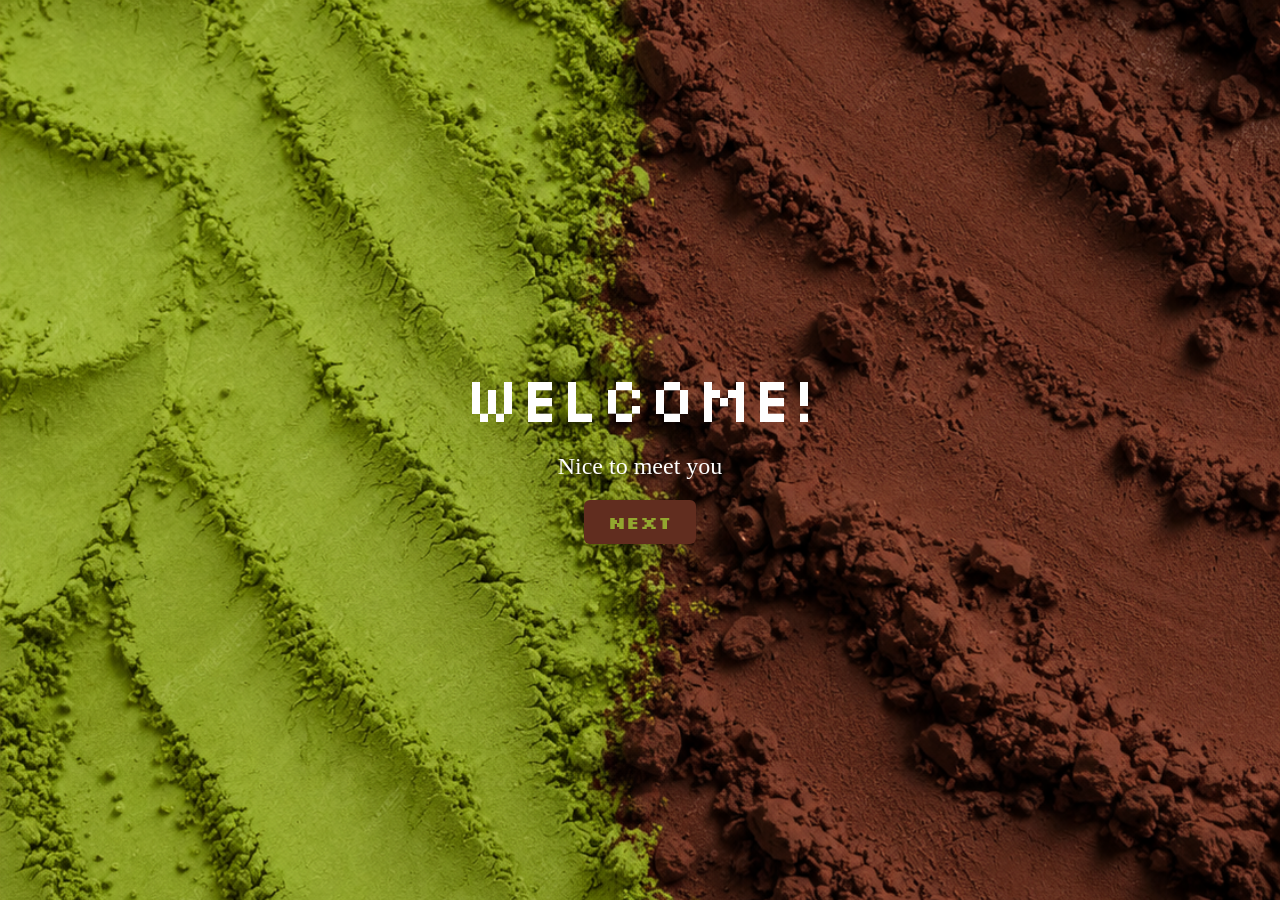
<file: index.html>
<!DOCTYPE html>
<html lang="en">
<head>
    <meta charset="UTF-8">
    <meta name="viewport" content="width=device-width, initial-scale=1.0">
    <link rel="preconnect" href="https://fonts.googleapis.com">
    <link rel="preconnect" href="https://fonts.gstatic.com" crossorigin>
    <link href="https://fonts.googleapis.com/css2?family=Galindo&family=Montserrat:ital,wght@0,100..900;1,100..900&family=Silkscreen:wght@400;700&display=swap" rel="stylesheet">
    <link rel="stylesheet" href="apaaja.css">
    <title>menu</title>
</head>
<body>
    <main>
        <header>
            <h1 class="silkscreen-regular">Welcome!</h1>
            <p>Nice to meet you</p>
        </header>
    
        <section >
            <a href="apaja2.html" class="btn silkscreen-bold">NEXT</a>
        </section>
    </main>
    
</body>
</html>
</file>
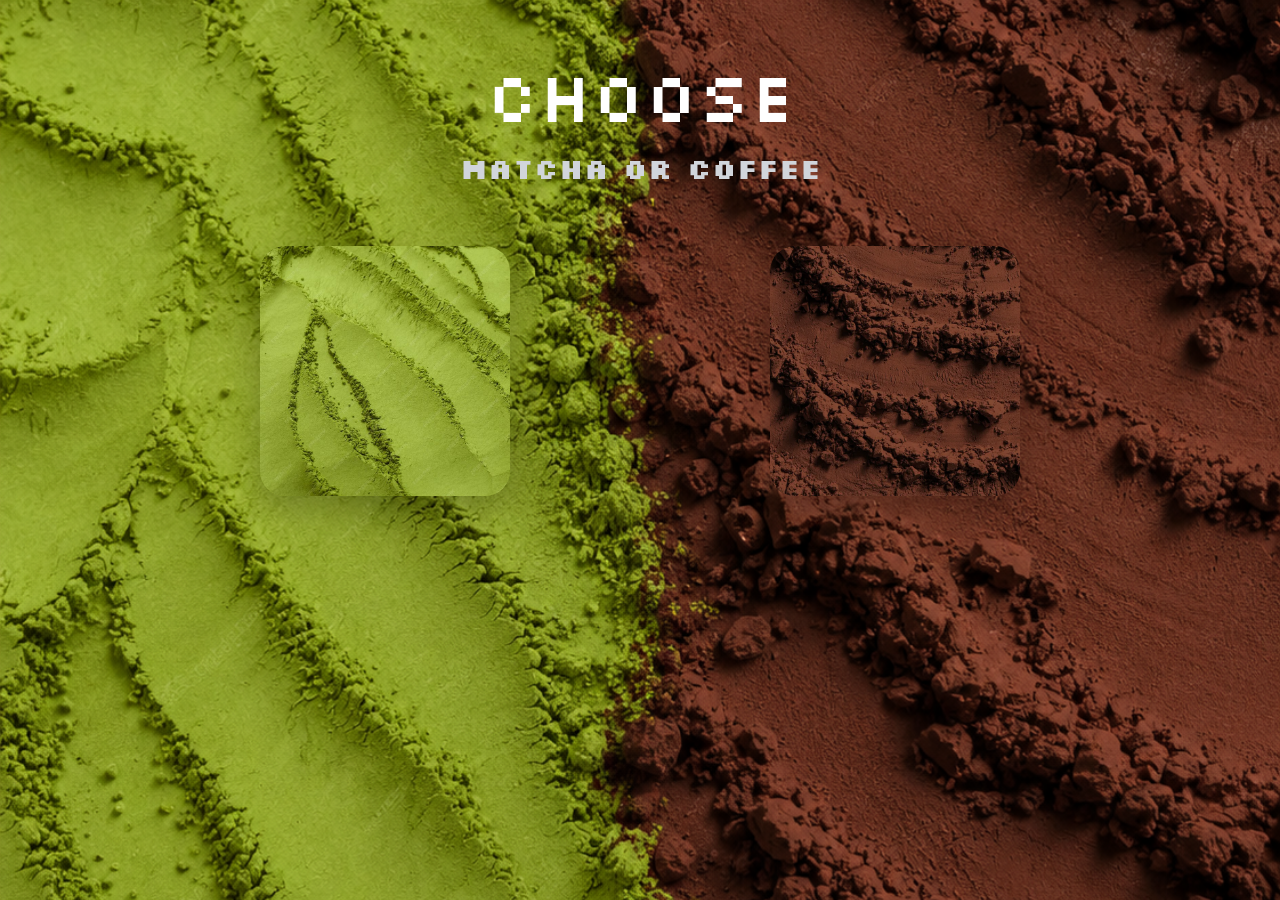
<file: apaja2.html>
<!DOCTYPE html>
<html lang="en">
<head>
    <meta charset="UTF-8">
    <meta name="viewport" content="width=device-width, initial-scale=1.0">
    <link rel="preconnect" href="https://fonts.googleapis.com">
    <link rel="stylesheet" href="apaaja2.css">
    <title>page2</title>
    
</head>
<body>
    <main>
        <section class="title">
            <h1 class="silkscreen-regular"> Choose</h1>
            <p class="silkscreen-bold">Matcha or Coffee</p>
        </section>
        <section class="choice">
            <a href="apaja3.html">
                <img src="powderm.jpg" alt="Coffee">
            </a>
            <a href="apaja4.html">
                <img src="powderc.webp" alt="Matcha">
            </a>
        </section>
    </main>
    
</body>
</html>
</file>
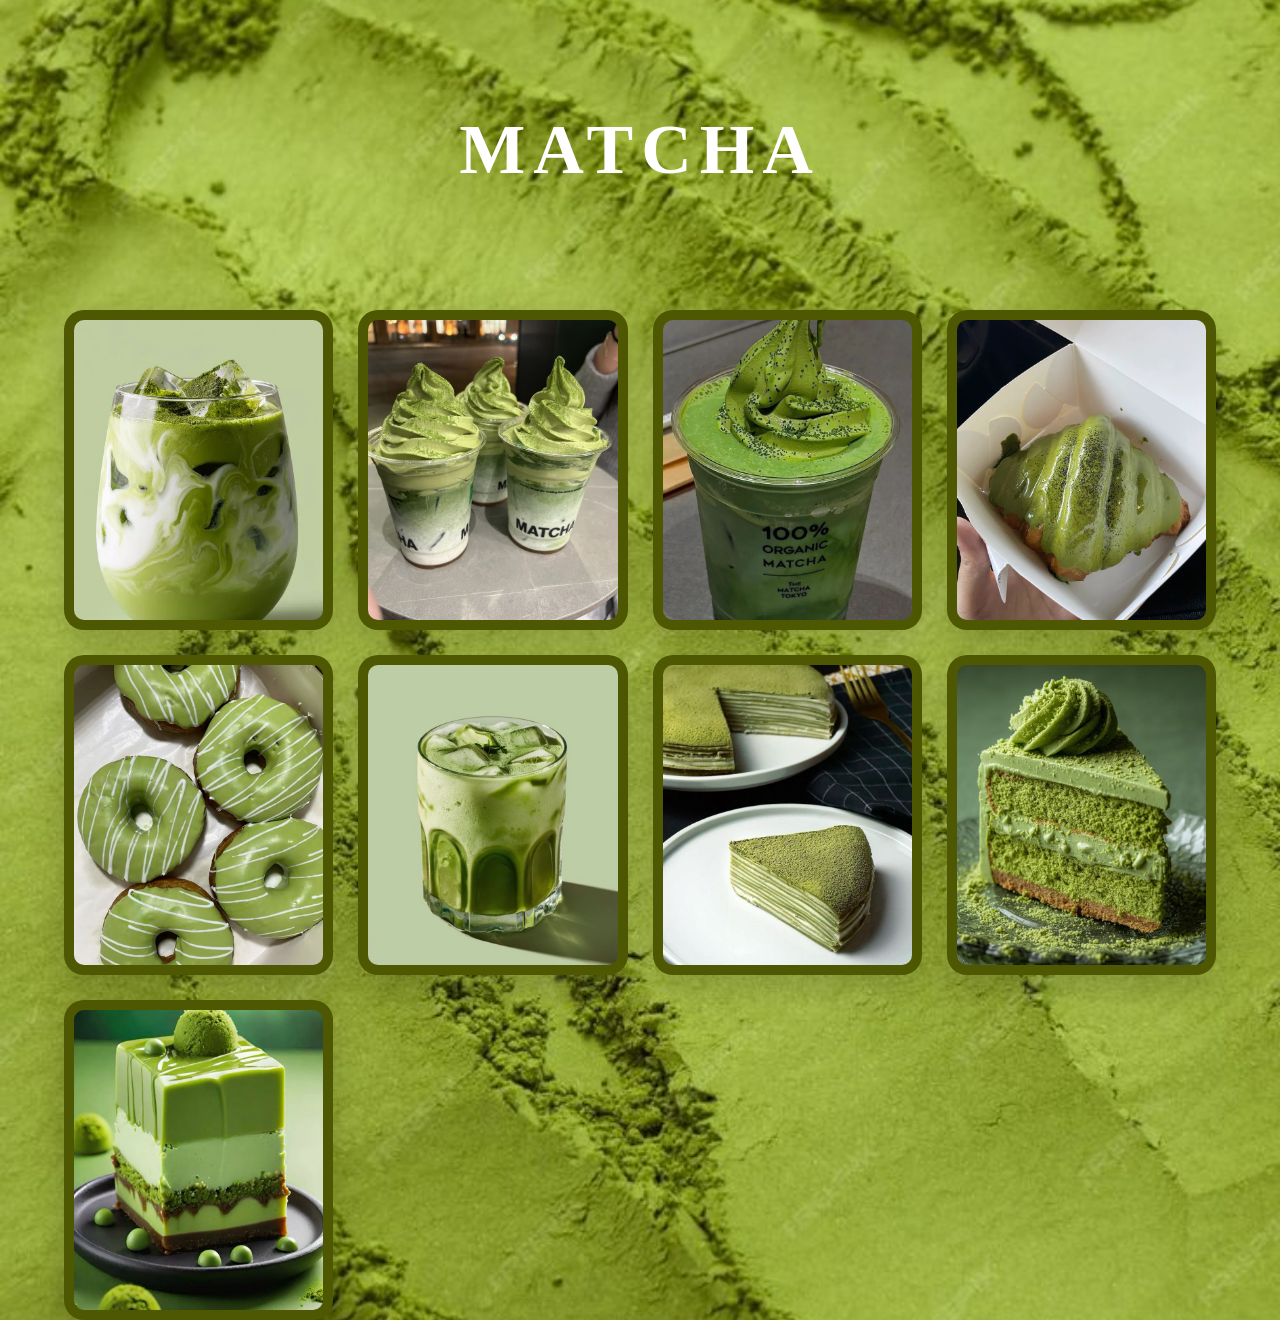
<file: apaja3.html>
<!DOCTYPE html>
<html lang="en">
<head>
    <meta charset="UTF-8">
    <meta name="viewport" content="width=device-width, initial-scale=1.0">
    <link rel="stylesheet" href="apaaja3.css">
    <title>Document</title>
</head>
<body>
    <main>
        <section class="title">
            <h1> MATCHA</h1>
        </section>
        <section class="gallery">
            <img src="latte.webp">
            <img src="3matci.webp">
            <img src="icemtc.webp">
            <img src="croismatch.webp">
            <img src="donut.jpg">
            <img src="matca.webp">
            <img src="layered.jpg">
            <img src="matcahcke.jpg">
            <img src="puddingmt.jpg">
        </section>
    </main>
</body>
</html>
</file>
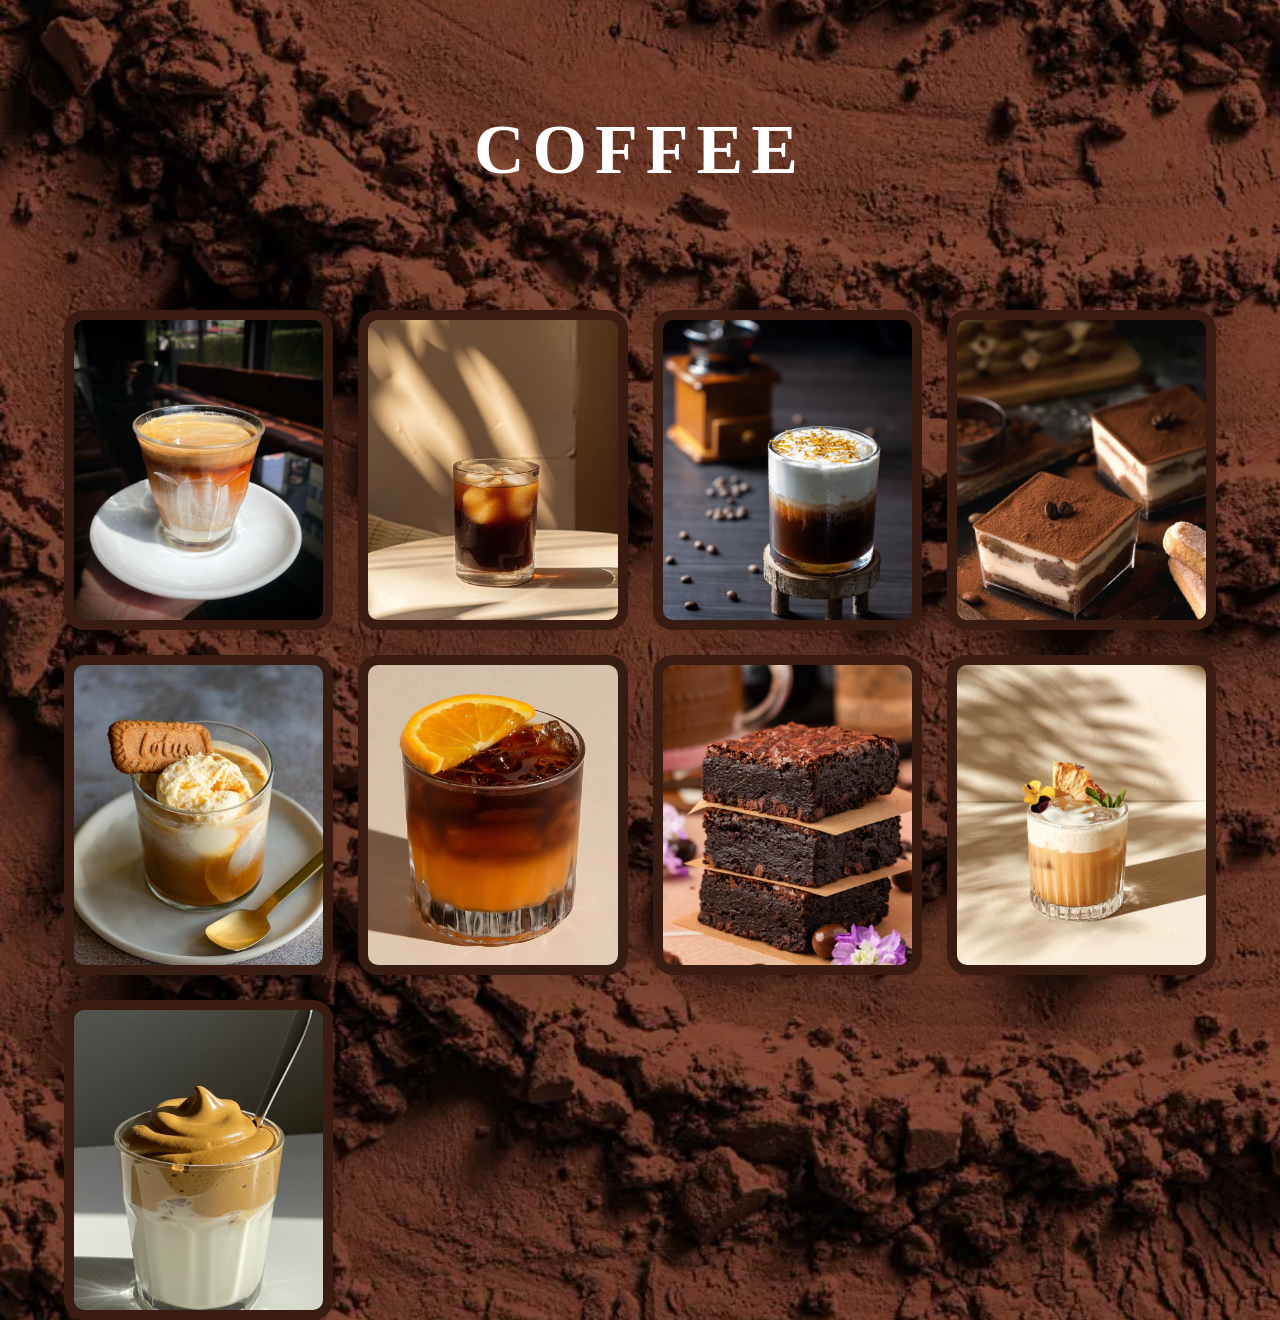
<file: apaja4.html>
<!DOCTYPE html>
<html lang="en">
<head>
    <meta charset="UTF-8">
    <meta name="viewport" content="width=device-width, initial-scale=1.0">
    <link rel="stylesheet" href="apaaja4.css">
    <title>Document</title>
</head>
<body>
    <main>
        <section class="title">
            <h1> COFFEE</h1>
        </section>
        <section class="gallery">
            <img src="Dirty Coffee.jpg">
            <img src="anericano.jpg">
            <img src="Montblank.jpg">
            <img src="tiramisu cofe.webp">
            <img src="affo.jpg">
            <img src="cofeornge.webp">
            <img src="Coffee Brownies.jpg">
            <img src="coco.webp">
            <img src="float.webp">
        </section>
    </main>
    
</body>
</html>
</file>
<file: apaaja.css>
*{
    margin: 0;
    padding: 0;
    box-sizing: border-box;
}

body{
    background-image: url(powder.png);
    background-size:cover;
    background-position:center;
    background-repeat:no-repeat;
    background-attachment:fixed;
    min-height:100vh;
}

header{
    text-align: center;
    color: white;
    display:flex;
    flex-direction:column;
    gap:15px;
}

header h1{
    font-size:clamp(40px,6vw,64px);
}

header p{
    font-size:clamp(16px,2.5vw,24px);
}

main{
    min-height:100vh;

    display:flex;
    flex-direction:column;

    justify-content:center; /* Tengah secara vertikal */
    align-items:center;     /* Tengah secara horizontal */

    text-align:center;
    gap:20px; /* Jarak antar elemen */
}

.btn{
    text-decoration: none;
    display: inline-block;
    padding:clamp(8px,2vw,10px) clamp(20px,4vw,24px);
    font-size:clamp(14px,2vw,18px);
    border-radius: 6px;
    background-color: #612d1f;
    color: #93a72f;
    box-shadow: 0 6px 16px rgba(0,0,0,.25);
    transition: all .3s ease;
}

.btn:hover{
    transform: translateY(-2px) scale(1.2);
    box-shadow: 0 12px 28px rgba(97,45,31,.45);
}

.silkscreen-regular {
  font-family: "Silkscreen", sans-serif;
  font-weight: 400;
  font-style: normal;
}

.silkscreen-bold {
  font-family: "Silkscreen", sans-serif;
  font-weight: 700;
  font-style: normal;
}

/* ================= RESPONSIVE ================= */

@media (max-width:768px){

    header h1{
        font-size:42px;
    }

    header p{
        font-size:18px;
    }

    .btn{
        padding:8px 20px;
        font-size:16px;
    }

}
</file>
<file: apaaja2.css>
@import url('https://fonts.googleapis.com/css2?family=Galindo&family=Montserrat:ital,wght@0,100..900;1,100..900&family=Silkscreen:wght@400;700&display=swap');

*{
    margin: 0;
    padding: 0;
    box-sizing: border-box;
}

body{
    background-image: url(powder.png);
    background-size:cover;
    background-position:center;
    background-repeat:no-repeat;
    background-attachment:fixed;
    min-height:100vh;
}

main{
    min-height:100vh;

    display:flex;
    flex-direction:column;

    padding-top: 50px;
    align-items:center;     /* Tengah secara horizontal */

    text-align:center;
    gap:60px; /* Jarak antar elemen */
}

.title{
    text-align:center;
}

.title h1{
    font-size:clamp(40px,6vw,70px);
    color:white;
    margin-bottom:10px;
}

.title p{
    font-size:clamp(18px,3vw,28px);
    color:#d1d5db;
}

.silkscreen-bold {
  font-family: "Silkscreen", sans-serif;
  font-weight: 700;
  font-style: normal;
}

.silkscreen-regular {
  font-family: "Silkscreen", sans-serif;
  font-weight: 400;
  font-style: normal;
}

.choice{
    width:100%;

    display:flex;
    justify-content:space-evenly;
    align-items:center;
}

.choice a{
    transition:.3s ease;
}

.choice a:hover{
    transform:scale(1.05);
}

.choice img{
    width:min(250px,40vw);
    height:min(250px,40vw);
    object-fit:cover;
    border-radius:25px;
    transition:.35s ease;
    box-shadow:0 15px 35px rgba(0,0,0,.25);
}

.choice img:hover{
    transform:translateY(-10px) scale(1.05);
    box-shadow:0 25px 50px rgba(0,0,0,.4);
}

@media (max-width:768px){

    main{
        padding-top:30px;
        gap:35px;
    }

    .title h1{
        font-size:45px;
    }

    .title p{
        font-size:20px;
    }

    .choice{
        justify-content:space-evenly; /* tetap 2 gambar sejajar */
    }

    .choice img{
        width:150px;
        height:150px;
    }

}
</file>
<file: apaaja3.css>
*{
    margin: 0;
    padding: 0;
    box-sizing: border-box;
}

body{
    background-image: url(powderm.jpg);
    background-size: cover;
    background-position: center;
    min-height: 100vh;
    background-repeat: no-repeat;
    
}

main{
    min-height:100vh;

    display:flex;
    flex-direction:column;

    margin-top: 50px;
    align-items:center;     /* Tengah secara horizontal */

    text-align:center;
    gap:60px; /* Jarak antar elemen */
}

img{
    width: 150px;
    height: 150px;
    object-fit:cover;
    border-radius:25px;
    transition:.35s ease;
    box-shadow:0 15px 35px rgba(0,0,0,.25);
}

.title{
    text-align:center;
    margin:60px 0;
}

.title h1{
    font-size:70px;
    color:white;
    letter-spacing:8px;

    animation: float 3s ease-in-out infinite;
}

@keyframes float{

    0%,100%{
        transform:translateY(0);
    }

    50%{
        transform:translateY(-12px);
    }

}

.gallery{

    width:90%;
    margin:auto;

    display:grid;
    grid-template-columns:repeat(auto-fit, minmax(250px, 1fr));
    gap:25px;

}

.gallery img{

    width:100%;
    height:320px;

    object-fit:cover;

    background:#4e5802;

    padding:10px;

    border-radius:20px;

    box-shadow:0 12px 35px rgba(0,0,0,.18);

    transition:.35s ease;

}

.gallery img:hover{

    transform:
        translateY(-12px)
        scale(1.05);

    box-shadow:0 20px 45px rgba(0,0,0,.3);

}

@media (max-width:768px){

    main{
        padding-top:30px;
        gap:35px;
    }

    .title{
        margin:0;
    }

    .title h1{
        font-size:40px;
        letter-spacing:4px;
        text-align:center;
    }

    .gallery{
        width:95%;
        grid-template-columns:repeat(3,1fr); /* Tetap 3 kolom */
        gap:12px;
    }

    .gallery img{
        width:100%;
        height:120px;
        padding:6px;
    }

}
</file>
<file: apaaja4.css>
*{
    margin: 0;
    padding: 0;
    box-sizing: border-box;
}

body{
    background-image: url(powderc.webp);
    background-size: cover;
    background-position: center;
    min-height: 100vh;
    background-repeat: no-repeat;
    
}

main{
    min-height:100vh;

    display:flex;
    flex-direction:column;

    margin-top: 50px;
    align-items:center;     /* Tengah secara horizontal */

    text-align:center;
    gap:60px; /* Jarak antar elemen */
}

img{
    width: 150px;
    height: 150px;
     object-fit:cover;
    border-radius:25px;
    transition:.35s ease;
    box-shadow:0 15px 35px rgba(0,0,0,.25);
}

.title{
    text-align:center;
    margin:60px 0;
}

.title h1{
    font-size:70px;
    color:white;
    letter-spacing:8px;

    animation: float 3s ease-in-out infinite;
}

@keyframes float{

    0%,100%{
        transform:translateY(0);
    }

    50%{
        transform:translateY(-12px);
    }

}

.gallery{

    width:90%;
    margin:auto;

    display:grid;
    grid-template-columns:repeat(auto-fit, minmax(250px, 1fr));
    gap:25px;

}

.gallery img{

    width:100%;
    height:320px;

    object-fit:cover;

    background:#391c11;

    padding:10px;

    border-radius:20px;

    box-shadow:0 12px 35px rgba(0,0,0,.18);

    transition:.35s ease;

}

.gallery img:hover{

    transform:
        translateY(-12px)
        scale(1.05);

    box-shadow:0 20px 45px rgba(0,0,0,.3);

}

@media (max-width:768px){

    main{
        padding-top:30px;
        gap:35px;
    }

    .title{
        margin:0;
    }

    .title h1{
        font-size:40px;
        letter-spacing:4px;
        text-align:center;
    }

    .gallery{
        width:95%;
        grid-template-columns:repeat(3,1fr); /* Tetap 3 kolom */
        gap:12px;
    }

    .gallery img{
        width:100%;
        height:120px;
        padding:6px;
    }

}
</file>
